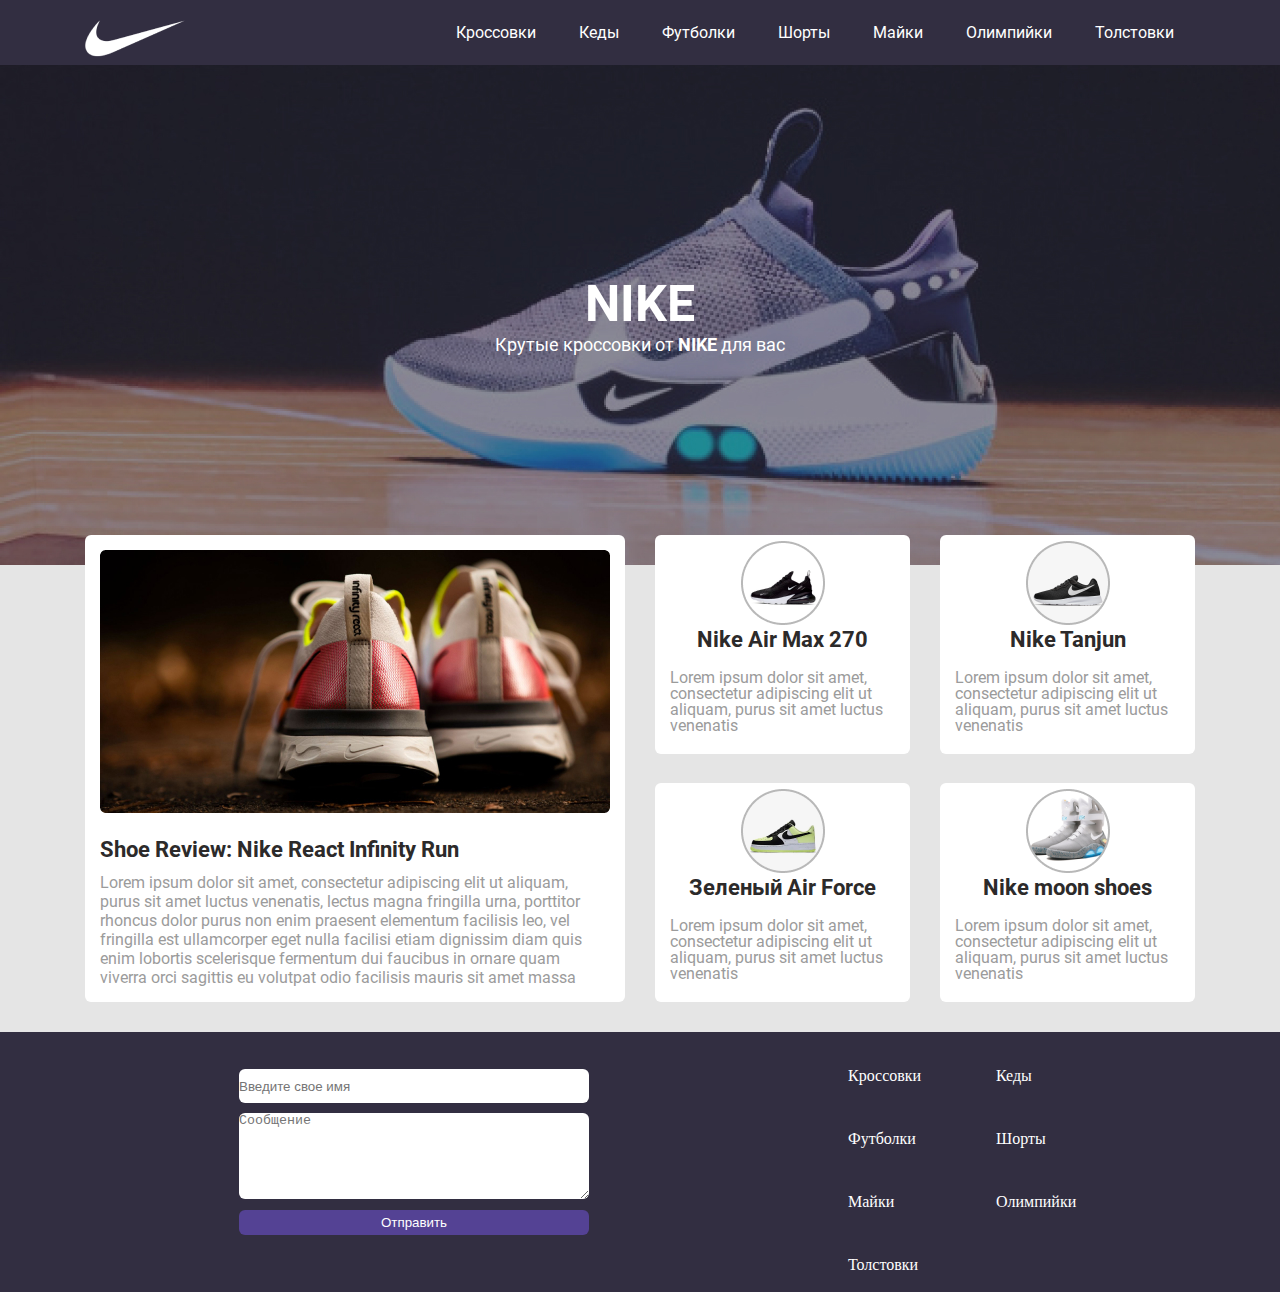
<file: 1.5 dars figma/index.html>
<!DOCTYPE html>
<html lang="en">
<head>
    <meta charset="UTF-8">
    <meta http-equiv="X-UA-Compatible" content="IE=edge">
    <meta name="viewport" content="width=device-width, initial-scale=1.0">
    <title>Document</title>
    <link rel="stylesheet" href="./css/style.css">
    <link rel="stylesheet" href="./css/fonts.css">
</head>
<body>
    <nav class="header">
        <div class="container header__content">
        <div class="header__logo">
            <a href=""><img src="./image/adidas-logo-png-white 1.png" alt=""></a> 
        </div>
        <ul class="header__list">
            <li><a href="" class="header__link">Кроссовки</a></li>
            <li><a href="" class="header__link">Кеды</a></li>
            <li><a href="" class="header__link">Футболки</a></li>
            <li><a href="" class="header__link">Шорты</a></li>
            <li><a href="" class="header__link">Майки</a></li>
            <li><a href="" class="header__link">Олимпийки</a></li>
            <li><a href="" class="header__link">Толстовки</a></li>
        </ul>
    </div>
    </nav>
    <div class="header__bg">
        <div class="header__title">
        <h1 class="header__bg-title">Nike</h1>
        <p class="header__bg-text">Крутые кроссовки от <b>NIKE</b>  для вас   </p>
    </div>
    </div>
   <main class="main">
       <div class="container"> 
        <div class="main__nike-block">
            <div class="main__content">
                <img src="./image/nike__content.jpg" alt="">
                <h1 class="main__content-title">Shoe Review: Nike React Infinity Run</h1>
                <p class="main__content-text">Lorem ipsum dolor sit amet, consectetur adipiscing elit ut aliquam, purus sit amet luctus venenatis, lectus magna fringilla urna, porttitor rhoncus dolor purus non enim praesent elementum facilisis leo, vel fringilla est ullamcorper eget nulla facilisi etiam dignissim diam quis enim lobortis scelerisque fermentum dui faucibus in ornare quam viverra orci sagittis eu volutpat odio facilisis mauris sit amet massa</p>
            </div>
            <div class="main__item">
              <div class="main__item1">
                <img src="./image/nike__item1.png" alt="">
                <h1 class="main__item-title">
                    Nike Air Max 270</h1>
                    <p class="main__item-text">Lorem ipsum dolor sit amet, consectetur adipiscing elit ut aliquam, purus sit amet luctus venenatis</p>
              </div>  
              <div class="main__item1">
                <img src="./image/nike__item2.png" alt="">
                <h1 class="main__item-title">
                    Зеленый Air Force</h1>
                    <p class="main__item-text">Lorem ipsum dolor sit amet, consectetur adipiscing elit ut aliquam, purus sit amet luctus venenatis</p>
              </div>  
            </div>
            <div class="main__item">
                <div class="main__item1">
                    <img src="./image/nike__item3.png" alt="">
                    <h1 class="main__item-title">
                        Nike Tanjun</h1>
                        <p class="main__item-text">Lorem ipsum dolor sit amet, consectetur adipiscing elit ut aliquam, purus sit amet luctus venenatis</p>
                </div>    
                <div class="main__item1">
                    <img src="./image/nike__item4.png" alt="">
                    <h1 class="main__item-title">
                        Nike moon shoes</h1>
                        <p class="main__item-text">Lorem ipsum dolor sit amet, consectetur adipiscing elit ut aliquam, purus sit amet luctus venenatis</p>
                </div>  
            </div>
        </div>
 
</div>
     
   </main>
   <!-- main end -->
   <!-- footer strated -->
   <footer class="footer" >
       <div class="footer__content">
           <input class="footer__input" type="text" placeholder="Введите свое имя">
           <textarea name="" placeholder="Сообщение" class="footer__textarea"></textarea>
           <button class="footer__btn">Отправить</button>
       </div>
      
           <ul class="footer__list">
               <li><a href="" class="footer__link">Кроссовки</a></li>
               <li><a href="" class="footer__link">Кеды</a></li>
               <li><a href="" class="footer__link">Футболки</a></li>
               <li><a href="" class="footer__link">Шорты</a></li>
               <li><a href="" class="footer__link">Майки</a></li>
               <li><a href="" class="footer__link">Олимпийки</a></li>
               <li><a href="" class="footer__link">Толстовки</a></li>
           </ul>

   </footer>
</body>
</html>
</file>
<file: 1.5 dars figma/css/style.css>
*{
    margin: 0;
    padding: 0;
    box-sizing: border-box;
}
body{
    background-color: #E5E5E5;
}
.container{
    width: 1110px;
    margin-left: auto;
    margin-right: auto;
}
.header{
    width: 100%;
    height: 65px;
    background-color: #322E41;
}
.header__logo{
    width: 100%;
    height: 100%;
    transform: scale(1);
    transition: 0.3s;
    padding-top: 20px;
}
.header__logo:hover{
    transform: scale(1.1);
}
.header__content{
    height: 65px;
    display: flex;
    justify-content: space-between;
    align-items: center;
   
}
.header__list{
    height: 100%;
    display: flex;
    list-style: none;
}
.header__list>li{
height: 100%;
}
.header__link{
    width: 100%;
    height: 100%;
    text-decoration: none;
    margin-right: 15px;
    color: white;
    font-family: 'Roboto';
    font-weight: 400;
    font-size: 16px;
    line-height: 19px;
    padding-left: 14px;
    padding-right:14px ;
    display: flex;
    justify-content: center;
    align-items: center;
    transition: 0.5s;
}
.header__link:hover{
    cursor: pointer;
    background-color: white;
    color: #D47300;
}
.header__bg{
    background-image: url(../image/Nike-Adapt-BB\ 1.jpg);
    width: 100%;
    height: 500px;
    background-size: cover;
    background-repeat: no-repeat;
  
}
.header__bg-title{
    text-transform: uppercase;
    color: white;
    font-family: 'Roboto';
    font-weight: 700;
    font-size: 50px;
    line-height: 59px;
}
.header__title{
    height: 500px;
display: flex;
flex-direction: column;
justify-content: center;
align-items: center;
}
.header__bg-text{
    color: white;
    font-family: 'Roboto';
    font-size: 18px;
    line-height: 21px;
}
/* header end */

/* main started */
.main__nike-block{
    display: flex;
    margin-top: -30px;
}
.main__content{
    width: 540px;
    height: 467px;
    background: white;
    padding: 15px;
    border-radius: 6px;
    margin-bottom: 30px;
    
}
.main__content-title{
    width: 364px;
    height: 26px;
    font-family: 'Roboto';
    font-size: 22px;
    line-height: 26px;
    color: #2C2A2A;
    margin-top: 20px;
    margin-bottom: 10px;
}
.main__content-text{
    font-family: 'Roboto';
    font-weight: 400;
    font-size: 16px;
    line-height: 19px;
    color: #9B9B9B;
}
.main__item1{
    width: 255px;
    height: 219px;
    background-color: #fff;
    border-radius: 6px;
    margin-left: 30px;
    display: flex;
    flex-direction: column;
    align-items: center;
    justify-content: center;
}
.main__item{
    display: flex;
    flex-direction: column;
    flex-wrap: wrap;
    justify-content: space-between;
    margin-bottom: 30px;
   
}
.main__item-title{
    color: #2C2A2A;
    font-family: 'Roboto';
    font-size: 22px;
    line-height: 6px;
    margin-top: 12px;
    margin-bottom: 12px;
}
.main__item-text{
    font-family: 'Roboto';
    font-weight: 400;
    font-size:16px ;
    line-height: 16px;
    padding: 15px;
    color: #9B9B9B;
}
/* main end */

/* footer started */
.footer{
    width: 100%;
    height: 260px;
    background: #322E41;
    display: flex;
    justify-content: space-between;
}
.footer__content{
 
    display: flex;
    flex-direction: column;
    margin-left: 239px;
}
.footer__input{
    width: 350px;
    height: 34px;
    border-radius: 6px;
    outline: none;
    border: none;
    margin-top: 37px;
    margin-bottom: 10px;
}
.footer__textarea{
    width: 350px;
    height: 86px;
    border-radius: 6px;
    outline: none;
    border: none;
}   
.footer__btn{
    width: 350px;
    height: 25px;
    background: #544294;
    border-radius: 6px;
    outline: none;
    border: none;
    color: white;
    margin-top: 11px;
}

.footer__list{
    margin-top: 8px;
    width: 300px;
    display: flex;
    list-style: none;
    /* flex-direction: column; */
    align-content: space-around;
    flex-wrap: wrap;
    margin-right: 200px;
 

}
.footer__link{
   
    margin-top: 8px;
    text-decoration: none;
    color: white;
    display: block;
    width: 80px;
    font-size: 16px;
    margin-left: 68px;
    transition: 0.5s;
  
}
.footer__link:hover{
    color: #D47300;
}
</file>
<file: 1.5 dars figma/css/fonts.css>
@font-face {
    font-family: 'Roboto';
    src: url(../fonts/Roboto-Bold.ttf);
    font-weight: 700;
}
@font-face {
    font-family: 'Roboto';
    src: url(../fonts/Roboto-Regular.ttf);
    font-weight: 400;
}
</file>
